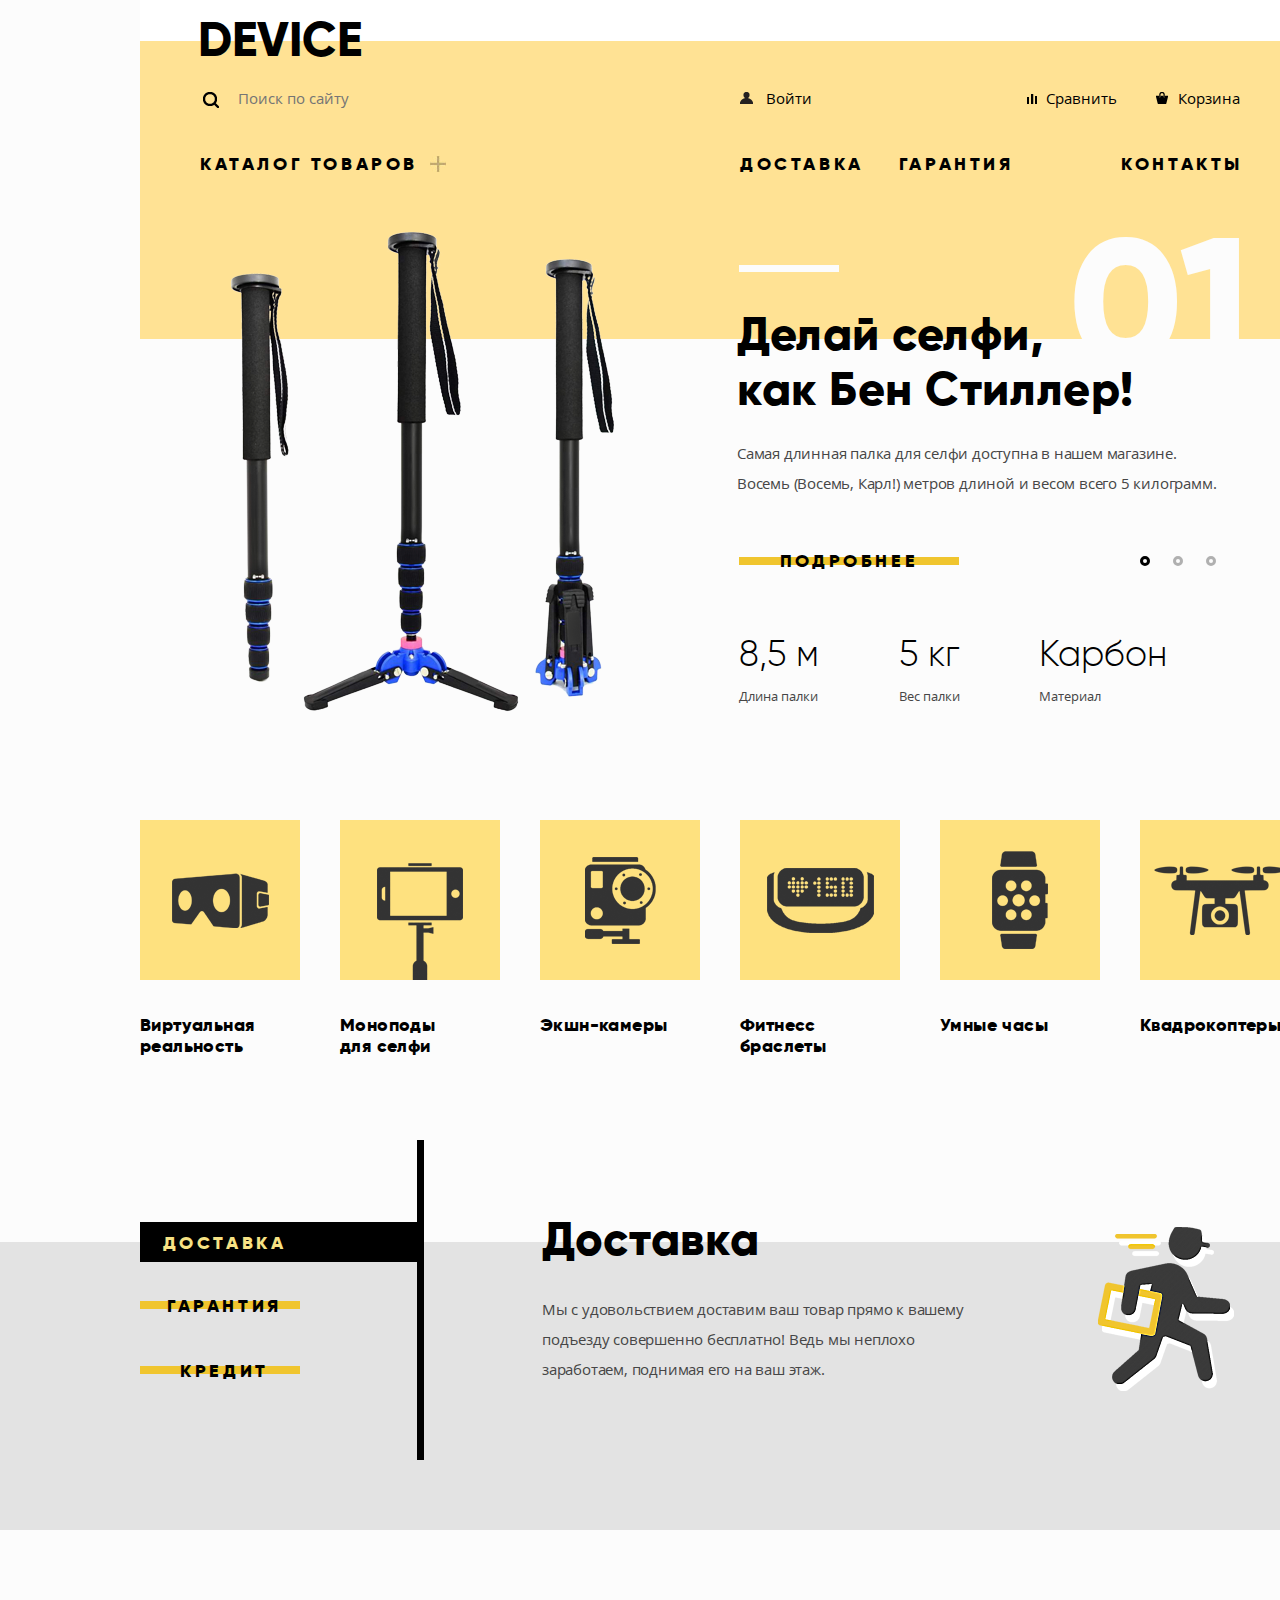
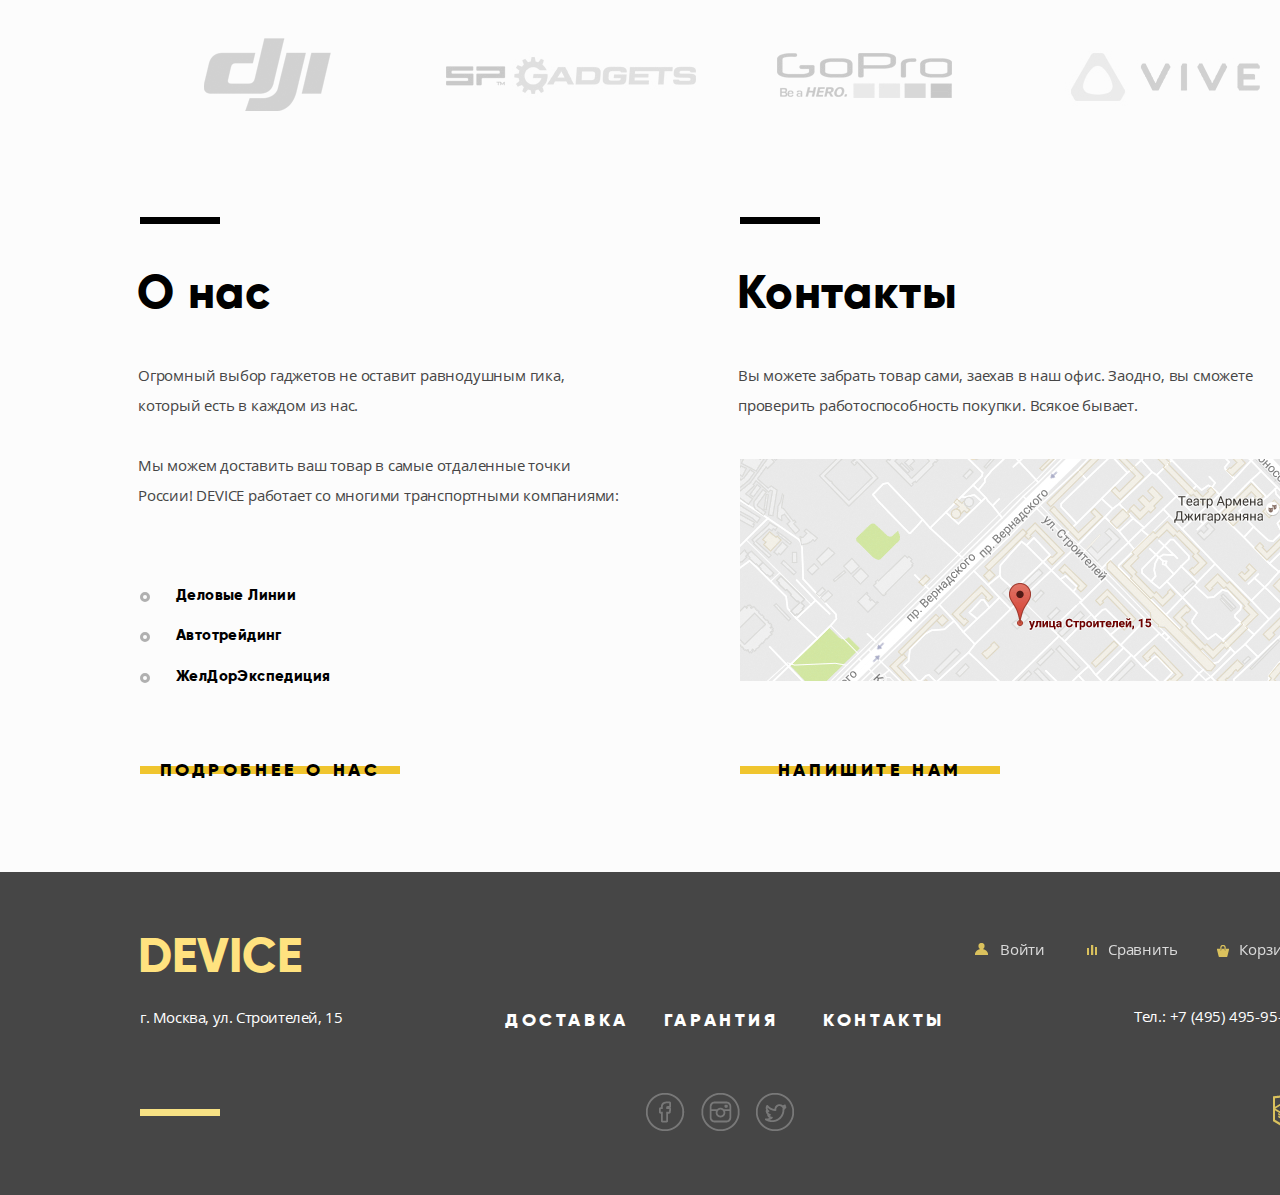
<file: index.html>
<!DOCTYPE html>
<html lang="ru">
    <head>
        <meta charset="utf-8">
        <title>HTML Academy: Девайс</title>
        <link href="css/normalize.css" rel="stylesheet">
        <link href="css/min-style.css" rel="stylesheet">
    </head>
    <body>
    	<header class="container main-header">	
            <div class="logo"><a href="index.html">DEVICE</a></div>
            <div class="container-left">                
                <div class="nav-actions">
                    <div class="search">
                        <form class="search-form" action="#" method="post">
                            <input class="search" type="text" name="searching" placeholder="Поиск по сайту">
                            <button class="btn modal-content-search" type="submit">Найти</button>
                        </form>
                    </div>
                </div>
                <nav class="main-navigation">
                    <div class="catalog">
                        <a class="catalog-plus" href="#">Каталог товаров</a>
                        <div class="catalog-menu">
                            <div class="col1">
                                <div class=""><a href="#">Виртуальная реальность</a></div>
                                <div class=""><a href="#">Моноподы для селфи</a></div>
                                <div class=""><a href="#">Экшн-камеры</a></div>   
                            </div>
                            <div class="col2">
                                <div class=""><a href="#">Фитнесс-браслеты</a></div>
                                <div class=""><a href="#">Умные часы</a></div>
                            </div>
                            <div class="col3">
                                <div class=""><a href="#">Квадрокоптеры</a></div>
                            </div>
                        </div>
                    </div>         
                </nav>               
            </div>
            <div class="container-right">
                <div class="nav-actions">
                    <div class="user system-on "><a href="#"></a></div>
                    <div class="login-out system-on "><a href="#">Выйти</a></div>
                    <div class="login-in system-off "><a href="#">Войти</a></div>
                    <div class="hidden system-off "><a href="#"></a></div>
                    <div class="compare "><a href="#">Сравнить</a></div>
                    <div class="basket "><a href="#">Корзина</a></div>
                </div>
                <nav class="main-navigation">
                    <div class="delivery"><a class="" href="#">Доставка</a></div>
                    <div class="warranty"><a class="" href="#">Гарантия</a></div>
                    <div class="contacts"><a class="" href="#">Контакты</a></div>
                </nav>
            </div>
        </header>
        <main class="container">
            <section class="slider clearfix">
                <div class="slider-number">
                    <div class="number">01</div>
                </div>
                <div class="slider-picture">
                    <img class="slide-1" src="img/item1.png"  width="384" height="486" alt="">
                    <img class="slide-2" src="img/item2.png"  width="345" height="485" alt="">
                    <img class="slide-3" src="img/item3.png"  width="526" height="334" alt="">
                </div>
                <div class="slider-description">
                    <div class="slogan slide-1"> 
                        <b class="bigfont" >Делай селфи,<br> как Бен Стиллер!</b>
                        <p class="">Самая длинная палка для селфи доступна в нашем магазине.<br>
                        Восемь (Восемь, Карл!) метров длиной и весом всего 5 килограмм.</p>
                    </div>
                    <div class="slogan slide-2"> 
                        <b class="bigfont" >Худеем<br>правильно!</b>
                        <p>Мотивирующие фитнесс-браслеты помогут найти в себе силы<br>
                        не пропускать занятия и соблюдать диету.</p>
                    </div>
                    <div class="slogan slide-3"> 
                        <b class="bigfont" >Порхает как бабочка,<br> жалит как пчела</b>
                        <p>Это обычный, на первый взгляд, квадрокоптер оснащён<br>
                        мощным лазером, замаскированным под стандартную камеру</p>
                    </div>
                    <div class="slide-switcher">
                        <div class="yellow-bar">
                            <a href="#">Подробнее</a>
                        </div>
                        <input type="radio" id="switch-1" name="item" checked>
                        <label for="switch-1" class="radio-indicator"></label>
                        <input type="radio" id="switch-2" name="item">
                        <label for="switch-2" class="radio-indicator"></label>
                        <input type="radio" id="switch-3" name="item">
                        <label for="switch-3" class="radio-indicator"></label>
                    </div>
                    <div>
                        <table class="details slide-1">
                            <tr>
                                <th>8,5 м</th>
                                <th>5 кг</th>
                                <th>Карбон</th>
                            </tr>
                            <tr>
                                <td>Длина палки</td>
                                <td>Вес палки</td>
                                <td>Материал</td>
                            </tr>
                        </table>
                        <table class="details slide-2">
                            <tr>
                                <th>48 часов</th>
                            </tr>
                            <tr>
                                <td>Без подзарядки</td>
                            </tr>
                        </table>                    
                        <table class="details slide-3">
                            <tr>
                                <th>800 м</th>
                                <th>50 м</th>
                            </tr>
                            <tr>
                                <td>Дальность полёта</td>
                                <td>Радиус поражения</td>
                            </tr>
                        </table>
                    </div>
                </div>
            </section>
            <section class="partitions bold">
                <a href="catalog/partition1.html">Виртуальная реальность</a>
                <a href="catalog/partition2.html">Моноподы <br> для селфи</a>
                <a href="catalog/partition3.html">Экшн-камеры</a>    
                <a href="catalog/partition4.html">Фитнесс браслеты</a>
                <a href="catalog/partition5.html">Умные часы</a>
                <a href="catalog/partition6.html">Квадрокоптеры</a>              
            </section>
            <section class="services">
                <div class="services-switcher yellow-bar">
                    <input type="radio" id="delivery" name="service" checked>
                    <label for="delivery" class="">Доставка</label>
                    <input type="radio" id="warranty" name="service">
                    <label for="warranty" class="">Гарантия</label>
                    <input type="radio" id="credit" name="service">
                    <label for="credit" class="">Кредит</label>
                </div>
                <div class="services-text">
                    <div class="addition-text service-1"> 
                        <b class="bigfont">Доставка</b>
                        <p class="textfont"> Мы с удовольствием доставим ваш товар прямо к вашему подъезду совершенно бесплатно! Ведь мы неплохо заработаем, поднимая его на ваш этаж.</p>
                    </div>
                    <div class="addition-text service-2"> 
                        <b class="bigfont">Гарантия</b>
                        <p class="textfont"> Если из-за возгарания купленного у нас товара у вас сгорит дом -- не переживайте, мы выдадим вам новый. <br> Товар, не дом, конечно же.</p>
                    </div>
                    <div class="addition-text service-3"> 
                        <b class="bigfont">Кредит</b>
                        <p class="textfont">Залезть в долговую яму стало проще! Кредитные консультанты подберут для вас наиболее выгодные условия кредита. Выгодные для нашего банка, разумеется.</p>
                    </div>
                </div>
            </section>
            <section class="logotypes">
                <img src="img/logo1.png" width="260" height="100" alt="">
                <img src="img/logo2.png" width="260" height="100" alt="">
                <img src="img/logo3.png" width="260" height="100" alt="">
                <img src="img/logo4.png" width="260" height="100" alt="">
            </section>
            <section class="information clearfix">
                <div class="about-text"> 
                    <b class="bigfont">О нас</b>
                    <p class="textfont">Огромный выбор гаджетов не оставит равнодушным гика, который есть в каждом из нас.</p>
                    <p class="textfont">Мы можем доставить ваш товар в самые отдаленные точки России! DEVICE работает со многими транспортными компаниями:</p>
                    <ul class="companies">
                        <li>Деловые Линии</li>
                        <li>Автотрейдинг</li>
                        <li>ЖелДорЭкспедиция</li>
                    </ul>
                    <div class="yellow-bar">
                        <a href="#">Подробнее о нас</a>
                    </div>
                </div>
                <div class="about-contacts">
                    <b class="bigfont">Контакты</b>
                    <p class="textfont">Вы можете забрать товар сами, заехав в наш офис. Заодно, вы сможете проверить работоспособность покупки. Всякое бывает.</p>
                    <a href="https://yandex.ru/maps">
                        <img class="map" src="img/map.jpg" width="560" height="222" alt="Карта">
                    </a>
                    <div class="yellow-bar">
                        <a class="write-us" ><span >Напишите нам</span></a>
                    </div>
                </div>
            </section>
        </main>    
        <footer class="main-footer clearfix">
            <div class="container">              
                <div class="block-left">
                    <div class="logo-footer"> 
                        <a href="index.html">DEVICE</a>
                    </div>
                    <p>г. Москва, ул. Строителей, 15</p>
                </div>
                <div class="block-middle">
                    <nav class="footer-navigation">
                        <div class="footer-delivery"><a href="#">Доставка</a></div>
                        <div class="footer-warranty"><a href="#">Гарантия</a></div>
                        <div class="footer-contacts"><a href="#">Контакты</a></div>
                    </nav>
                    <div class="footer-social">
                        <a class="social-btn social-btn-fb" href="#">Фейсбук</a>
                        <a class="social-btn social-btn-inst" href="#">Инстаграм</a>
                        <a class="social-btn social-btn-tv" href="#">Твиттер</a>        
                    </div>
                </div>
                <div class="block-right">
                    <div class="footer-actions">
                        <a class="footer-login" href="#">Войти</a>
                        <a class="footer-compare" href="#">Сравнить</a>
                        <a class="footer-basket" href="#">Корзина</a>
                    </div>
                    <p>Тел.: +7 (495) 495-95-95</p>
                    <div class="logo-htmlacademy">
                        <a href="#">htmlacademy.ru</a>
                    </div>
                </div>
            </div>
        </footer>
        <div class="modal-content">
            <button class="modal-content-close" type="button" title="Закрыть">Отправить</button>
            <form class="login-form" action="https://echo.htmlacademy.ru" method="post">
                <div class="text-field ldiv">
                    <label class="boldfont">Ваше имя:
                        <input class="send-user" type="text" name="login" placeholder="Представьтесь, пожалуйста">
                    </label>
                </div>
                <div class="text-field email">
                    <label class="boldfont">Ваш e-mail:
                        <input class="send-email" type="email"  name="email" placeholder="Для отправки ответа" > 
                    </label>  
                </div>
                <label class="boldfont">Текст письма:
                    <textarea class="send-letter" name="letter" placeholder="В свободной форме"></textarea> 
                </label>    
                <button class="btn modal-content-send" type="submit">Отправить</button>
            </form>
        </div>
        <div class="modal-content-map">
            <button class="modal-content-close" type="button" title="Закрыть">Закрыть</button>
            <div id="yandex-map"></div>
        </div>
        <script src="js/min-script.js"></script>
    </body>
</html>
</file>
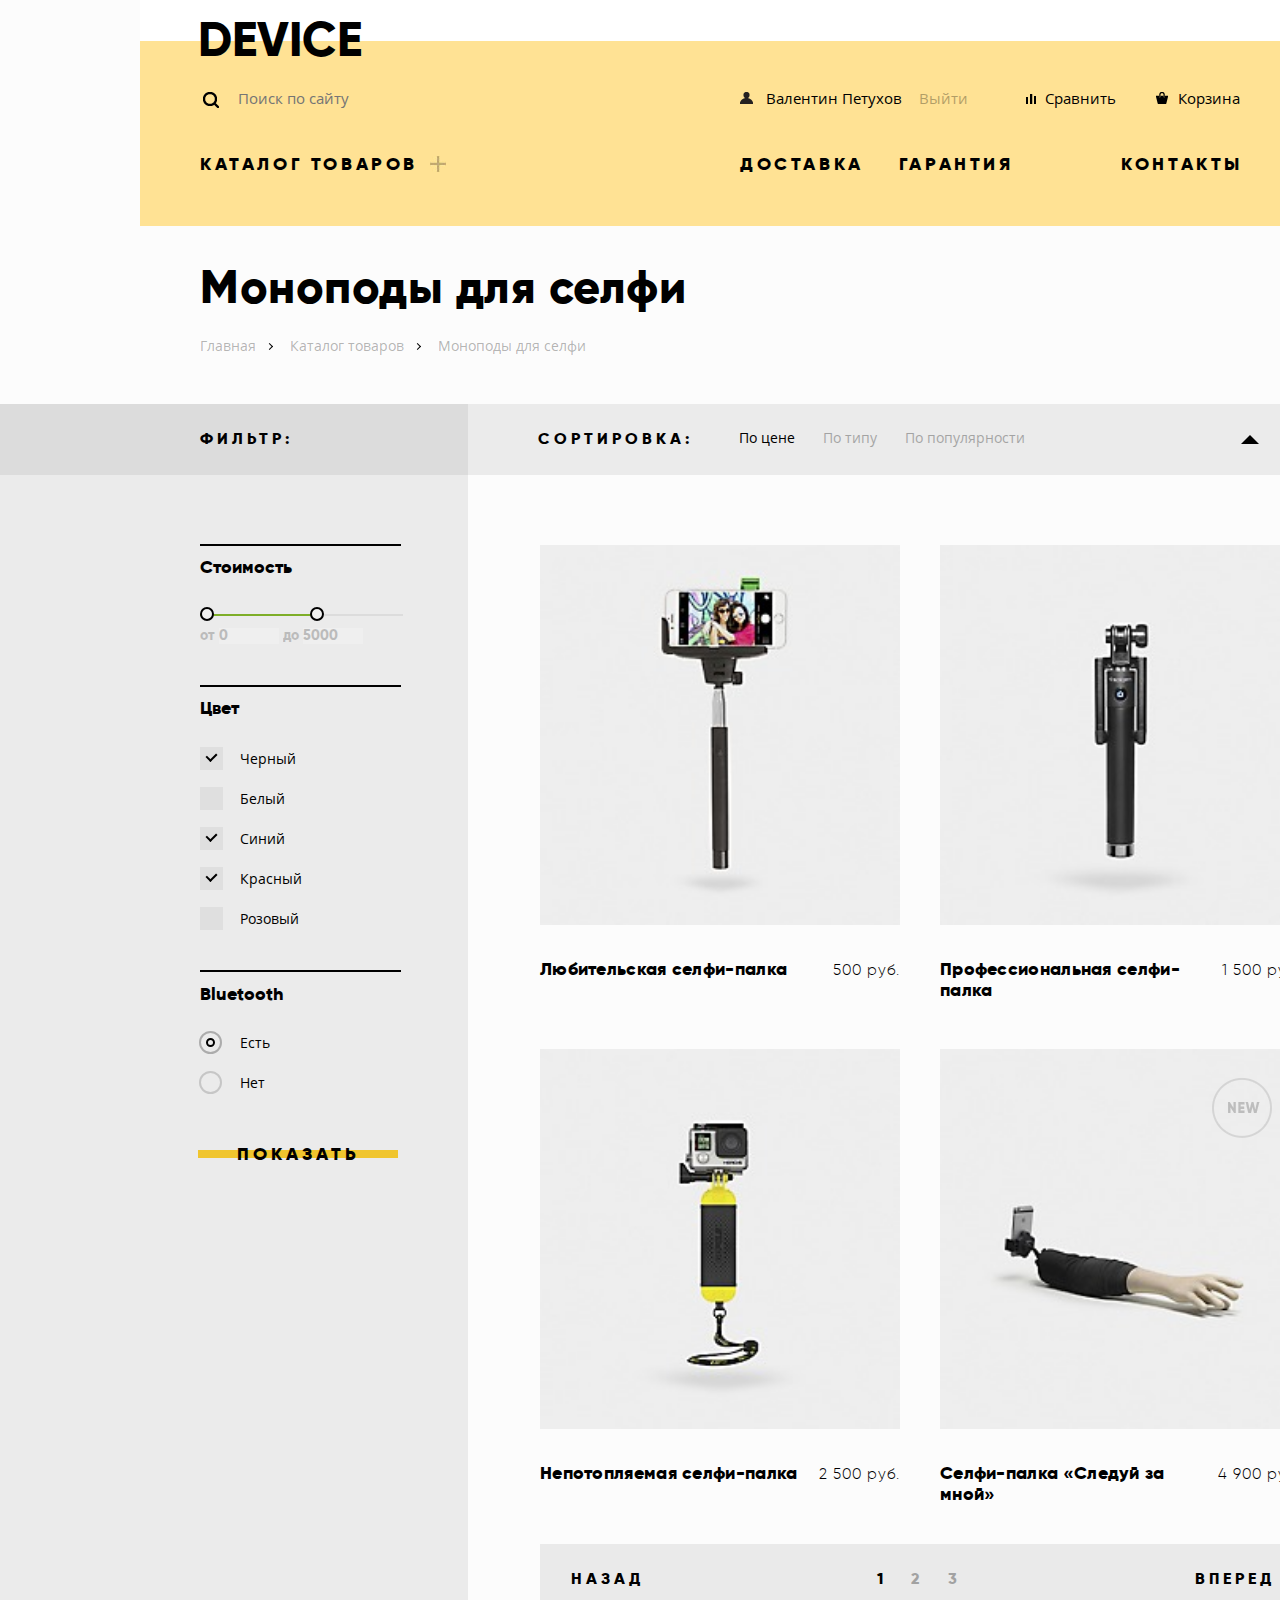
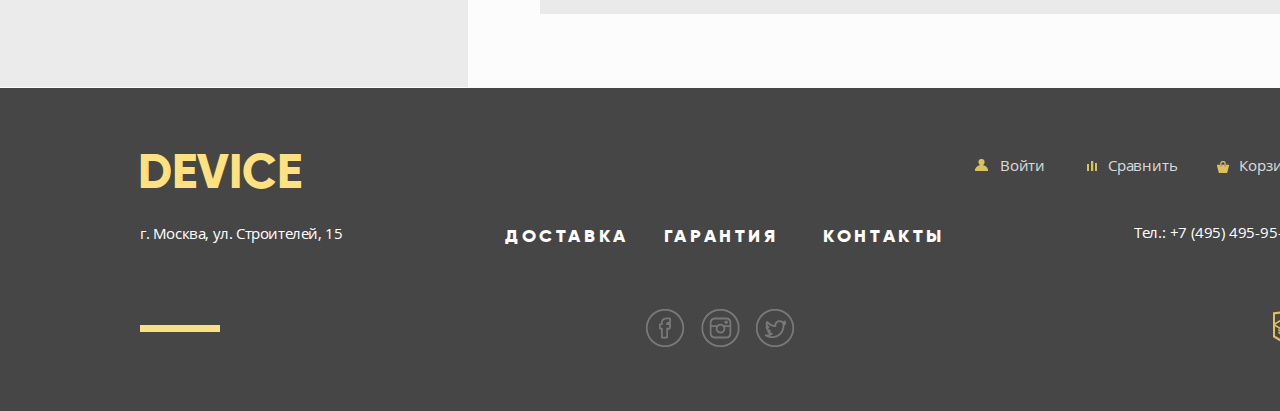
<file: catalog.html>
<!DOCTYPE html>
<html lang="ru">
    <head>
        <meta charset="utf-8">
        <title>HTML Academy: Девайс</title>
        <link href="css/normalize.css" rel="stylesheet">
        <link href="css/min-style.css" rel="stylesheet">
    </head>
    <body>
    <header class="container main-header"> 
        <div class="logo"><a href="index.html">DEVICE</a></div>
            <div class="container-left">                
                <div class="nav-actions">
                    <div class="search">
                        <form class="search-form" action="#" method="post">
                            <input class="search" type="text" name="searching" placeholder="Поиск по сайту">
                            <button class="btn modal-content-search" type="submit">Найти</button>
                        </form>
                    </div>
                </div>
                <nav class="main-navigation">
                    <div class="catalog">
                        <a class="catalog-plus" href="#">Каталог товаров</a>
                        <div class="catalog-menu">
                            <div class="col1">
                                <div class=""><a href="#">Виртуальная реальность</a></div>
                                <div class=""><a href="#">Моноподы для селфи</a></div>
                                <div class=""><a href="#">Экшн-камеры</a></div>   
                            </div>
                            <div class="col2">
                                <div class=""><a href="#">Фитнесс-браслеты</a></div>
                                <div class=""><a href="#">Умные часы</a></div>
                            </div>
                            <div class="col3">
                                <div class=""><a href="#">Квадрокоптеры</a></div>
                            </div>
                        </div>
                    </div>         
                </nav>               
            </div>
            <div class="container-right">
                <div class="nav-actions">
                    <div class="user system-off "><a href="profile/vpetuhov.html">Валентин Петухов</a></div>
                    <div class="login-out system-off "><a href="#">Выйти</a></div>
                    <div class="login-in system-on "><a href="#">Войти</a></div>
                    <div class="hidden system-on "><a href="#"></a></div>
                    <div class="compare "><a href="#">Сравнить</a></div>
                    <div class="basket "><a href="#">Корзина</a></div>
                </div>
                <nav class="main-navigation">
                    <div class="delivery"><a class="" href="#">Доставка</a></div>
                    <div class="warranty"><a class="" href="#">Гарантия</a></div>
                    <div class="contacts"><a class="" href="#">Контакты</a></div>
                </nav>
            </div>
        </header>
		<main class="clearfix">            
			<div class="breadcrumbs">   
                <h2 class="">Моноподы для селфи</h2>          
                <ul>
                    <li>                   
                        <a href="#">Главная</a>
                    </li>
                    <li>
                        <a href="#">Каталог товаров </a>
                    </li>
                    <li>
                        <a href="#">Моноподы для селфи</a>
                    </li>
                </ul>
            </div>
            <section class="filter">
                <form class="filter-container" action="#" method="get">
                	<div class="filter-header filter-horizontal-cell">
                        <p class="upperfont">Фильтр:</p>
                    </div>
                	<div class="filter-worth filter-vertical-cell">
                		<p class="boldfont">Стоимость</p>
                        
                        <div class="range-controls">
                            <div class="scale">
                                <div class="bar"></div>
                            </div>
                            <div class="toggle toggle-min"></div>
                            <div class="toggle toggle-max"></div>
                        </div>
                        <div class="price-controls">
                            <label class="min-price">от <input name="min-price" type="text" value="0"></label>
                            <label class="max-price">до <input name="max-price" type="text" value="5000"></label>
                        </div>
                    </div>
                    <div class="item-color filter-vertical-cell">
                    	<p class="boldfont">Цвет</p>
                        <ul>
                            <li>
                                <input type="checkbox" id="item-1" checked>
                                <label for="item-1">Черный</label>
                            </li>
                            <li>
                                <input type="checkbox" id="item-2" >
                                <label for="item-2">Белый</label>
                            </li>
                            <li>
                                <input type="checkbox" id="item-3" checked>
                                <label for="item-3">Синий</label>
                            </li>
                            <li>
                                <input type="checkbox" id="item-4" checked>
                                <label for="item-4">Красный</label>
                            </li>
                            <li>
                                <input type="checkbox" id="item-5" >
                                <label for="item-5">Розовый</label>
                            </li>
                        </ul>               
                    </div>
                    <div class="bluetooth-groups filter-vertical-cell">
                        <p class="boldfont">Bluetooth</p>
                        <input type="radio" id="group-yes" name="item-group" checked>
                        <label for="group-yes">Есть</label>
                        <input type="radio" id="group-no" name="item-group">
                        <label for="group-no">Нет</label>
                    </div>
                    <div class="yellow-bar filter-vertical-cell">
                        <button class="btn" type="submit">Показать</button>
                    </div>
                </form>
            </section>	
            <section class="items clearfix">
				<div class="item-groups filter-horizontal-cell">
                    <p class="sort-header upperfont">Сортировка:</p>
                    <div class="item-sort">
                        <input type="radio" id="group-cost" name="item-sort" checked>
                        <label for="group-cost">По цене</label>
                        <input type="radio" id="group-type" name="item-sort">
                        <label for="group-type">По типу</label>
    					<input type="radio" id="group-rating" name="item-sort">
                        <label for="group-rating">По популярности</label>
                    </div>
                    <div class="item-direction">
                        <input type="radio" id="group-up" name="item-direction" checked>
                        <label for="group-up"></label>
                        <input type="radio" id="group-down" name="item-direction">
                        <label for="group-down"></label>
                    </div>
                </div>
                <div class="items-result">
                	<div class="item">
                		<img class="picture" src="img/item-photo-1.jpg" width="360" height="380" alt="">
                        <div class="item-actions">
                            <button class="to-basket" type="submit">В корзину</button>
                            <button class="to-compare" type="submit">Добавить к сравнению</button>
                       </div>
                		<div> 
                            <a href="#">
                                <span class="item-name boldfont">Любительская селфи-палка</span>
                            </a>
                            <span class="item-worth">500 руб.</span>
                	    </div> 
                       
                    </div>
					<div class="item">
                		<img class="picture" src="img/item-photo-2.jpg" width="360" height="380" alt="">
                        <div class="item-actions">
                            <button class="to-basket" type="submit">В корзину</button>
                            <button class="to-compare" type="submit">Добавить к сравнению</button>
                       </div>
                        <div>
                            <a href="#">
                    		  <span class="item-name boldfont">Профессиональная селфи-палка</span>
                            </a>
                    		<span class="item-worth">1 500 руб.</span>
                        </div>
                        
                	</div>
					<div class="item">
                		<img class="picture" src="img/item-photo-3.jpg" width="360" height="380" alt="">
                        <div class="item-actions">
                            <button class="to-basket" type="submit">В корзину</button>
                            <button class="to-compare" type="submit">Добавить к сравнению</button>
                       </div>
                        <div>
                            <a href="#">
                        		<span class="item-name boldfont">Непотопляемая селфи-палка</span>
                            </a>    
                    		<span class="item-worth">2 500 руб.</span>
                        </div>
                        
                	</div>
					<div class="item label-new">
                		<img  class="picture" src="img/item-photo-4.jpg" width="360" height="380" alt="">
                        <div class="item-actions">
                            <button class="to-basket" type="submit">В корзину</button>
                            <button class="to-compare" type="submit">Добавить к сравнению</button>
                       </div>     
                        <div>
                            <a href="#">
                    		    <span class="item-name boldfont">Селфи-палка «Следуй за мной»</span>
                            </a>
                    		<span class="item-worth">4 900 руб.</span>
                        </div>
                           
                	</div>
                	<div class="paginator">
                        <a class="previous upperfont" href="#">Назад</a>
                        <div class="pages upperfont">
                    		<a class="current" href="#1">1</a>
                    		<a class="" href="#2">2</a>
                    		<a href="#3">3</a>
                        </div>
                        <a class="next upperfont" href="#">Вперед</a>
                    </div>
                </div>
            </section>
        </main>
        <footer class="main-footer clearfix">
            <div class="container">              
                <div class="block-left">
                    <div class="logo-footer"> 
                        <a href="index.html">DEVICE</a>
                    </div>
                    <p>г. Москва, ул. Строителей, 15</p>
                </div>
                <div class="block-middle">
                    <nav class="footer-navigation">
                        <div class="footer-delivery"><a href="#">Доставка</a></div>
                        <div class="footer-warranty"><a href="#">Гарантия</a></div>
                        <div class="footer-contacts"><a href="#">Контакты</a></div>
                    </nav>
                    <div class="footer-social">
                        <a class="social-btn social-btn-fb" href="#">Фейсбук</a>
                        <a class="social-btn social-btn-inst" href="#">Инстаграм</a>
                        <a class="social-btn social-btn-tv" href="#">Твиттер</a>        
                    </div>
                </div>
                <div class="block-right">
                    <div class="footer-actions">
                        <a class="footer-login" href="#">Войти</a>
                        <a class="footer-compare" href="#">Сравнить</a>
                        <a class="footer-basket" href="#">Корзина</a>
                    </div>
                    <p>Тел.: +7 (495) 495-95-95</p>
                    <div class="logo-htmlacademy">
                        <a href="#">htmlacademy.ru</a>
                    </div>
                </div>
            </div>
        </footer>
        
    </body>
</html>
</file>
<file: css/min-style.css>
*{margin:0;padding:0}:focus{outline:none}html,body{width:1440px;min-height:1795px;background:#fcfcfc;margin:0 auto}@font-face{font-family:Gilroy;src:local("Gilroy"),url(../fonts/gilroyextrabold.ttf),url(../fonts/gilroyextrabold.woff),url(../fonts/gilroyextrabold.woff2)}@font-face{font-family:Gilroylight;src:local("gilroylight"),url(../fonts/gilroylight.ttf),url(../fonts/gilroylight.woff),url(../fonts/gilroylight.woff2)}@font-face{font-family:OpenSans;src:local("OpenSans"),url(../fonts/opensans.woff),url(../fonts/opensans.woff2)}body{font-family:"Gilroy","Arial",sans-serif;color:#000000;font-size:15px;font-weight:300;margin-top:0px}.bigfont{color:#000000;font-size:47px;font-weight:700}.bold{font-family:"Gilroy","Arial",sans-serif;color:#000000;font-size:18px;font-weight:700}.container{width:1160px;margin:0 auto}.main-header{min-height:226px;color:#000000;background-color:#ffe294;background-image:linear-gradient(#ffffff 18%,#ffe294 18%);position:relative}.container-left{margin-left:60px;min-height:10px;width:500px;float:left}.container-right{width:500px;min-height:50px;margin-right:60px;float:right}.logo{padding-top:12px;margin-left:58px;list-style:none;font-size:0}.logo a{color:#000000;text-decoration:none;font-size:48px;font-weight:600}.logo a:hover{color:#444444}.logo a:active{color:#666666}.login-in,.login-out,.compare,.basket,.delivery,.warranty,.contacts,.catalog,.search,.user,.hidden{display:inline-block;vertical-align:top}.nav-actions{font-family:"Opensans","Arial",sans-serif;font-size:15px;list-style:none;font-size:0;margin-top:-2px}.nav-actions a{color:#000000;text-decoration:none;font-weight:300;padding-top:15px;padding-bottom:13px;padding-left:26px;font-size:15px;line-height:36px;display:block}.nav-actions a:hover{opacity:0.6}.nav-actions a:active{opacity:0.3}.login-in,.user,.login-out{float:left}.login-out a{opacity:0.3;padding-left:17px;padding-right:43px}.login-in a,.user a,.compare a{position:relative}.user a::before,.login-in a::before{content:"";position:absolute;top:26px;left:-3px;width:18px;height:18px;background:#ffe294 url("../img/sprite.png") no-repeat;background-position:-20px -5px}.hidden{width:200px}.compare{margin-right:0px;margin-left:8px}.system-on{display:none}.system-off{}.compare a::before{content:"";position:absolute;top:26px;left:2px;width:18px;height:18px;background:#ffe294 url("../img/sprite.png") no-repeat;background-position:-40px -5px}.basket{float:right}.basket a{position:relative}.basket a::before{content:"";position:absolute;top:26px;left:0px;width:18px;height:18px;background:#ffe294 url("../img/sprite.png") no-repeat;background-position:-60px -5px}.search-form input{position:relative;padding-left:37px;padding-right:5px;color:rgba(0,0,0,0.3);border:0;width:316px;height:40px;background-color:#ffe294;display:block}.search-form{position:relative;display:inline-block;margin-top:13px;margin-left:1px;list-style:none;font-size:0;vertical-align:top}.search-form::before{content:"";position:absolute;top:12px;left:0px;width:22px;height:22px;background:#ffe294 url("../img/sprite.png") no-repeat;background-position:0px 0px;z-index:2}.search-form input[type="text"]{color:rgba(f,f,f,0.5);font-family:"OpenSans","Arial",sans-serif;font-size:15px;border-bottom:2px solid #ffe294;display:block}.search-form button{position:absolute;border:0;background-color:#ffe294;border:1px solid #ffe294;color:#ffe294;font-family:"OpenSans","Arial",sans-serif;font-size:15px;width:86px;height:50px;left:352px;top:-8px}.search-form input[type="text"]:focus+button{position:absolute;border:2px solid #000000;color:#000000}.search-form input[type="text"]:focus+button:hover{position:absolute;border:2px solid #000000;color:#ffffff;background-color:#000000}.search-form input[type="text"]+button:active{position:absolute;border:2px solid #000000;color:rgba(f,f,f,0.3);background-color:#000000}.search-form input:focus{opacity:1;color:#000000;border-bottom:2px solid #000000;position:relative;outline:none}.search-form input:hover{color:rgba(0,0,0,0.6)}.main-navigation{margin:14px 0;padding:0;font-size:0px;display:inline-block;width:500px;vertical-align:top}.main-navigation a{font-size:18px;line-height:20px;font-weight:700;padding-top:11px;padding-bottom:13px;color:#000000;text-decoration:none;text-transform:uppercase;letter-spacing:3.6px;display:block;position:relative}.main-navigation a:hover{opacity:0.7}.main-navigation a:active{opacity:0.3}.catalog{margin-top:9px}.catalog a{position:relative;padding-right:40px}.catalog a.catalog-plus::after{content:"";font-size:40px;font-weight:100;position:absolute;top:12px;right:11px;width:18px;height:18px;background:#ffe294 url("../img/sprite.png") no-repeat;background-position:-2px -22px}.catalog-menu{position:absolute;width:1160px;height:140px;background-color:#ffe294;top:180px;left:0;z-index:-1;padding:0;margin:0}.catalog-menu a{padding:0;margin:0;letter-spacing:initial;text-transform:none;text-decoration:none;font-family:"OpenSans","Arial",sans-serif;color:#000000;font-size:15px;font-weight:300;line-height:36px}.catalog-menu .col1{min-width:200px;min-height:135px;float:left;margin-left:60px;margin-right:60px}.catalog-menu .col2{min-width:135px;min-height:150px;float:left;display:inline-block;margin-right:60px}.catalog-menu .col3{min-width:200px;min-height:135px;float:left;display:inline-block;vertical-align:top}.catalog-menu a:hover{opacity:0.6}.catalog-menu a:active{opacity:0.3}.catalog a:hover+div{z-index:6}.catalog a:focus+div{z-index:6}.delivery{padding-right:35px}.warranty{padding-right:6px}.contacts{float:right;margin-right:-3px}.slider{width:1160px;height:505px}.slider-number{position:relative;z-index:3;width:1160px;height:113px;background-color:#ffe294;font-family:"Gilroy","Arial",sans-serif;color:#fcfcfc;font-size:180px;font-weight:700;line-height:0px;text-align:right}.number{position:relative;width:513px;margin-right:48px;margin-top:78px;float:right;letter-spacing:0.3px}.slogan::before{content:"";position:absolute;display:block;top:-12px;left:2px;width:100px;height:7px;background-color:#fcfcfc}.slider{margin-bottom:89px}.slider-picture{position:relative;z-index:5;margin-top:-111px;margin-left:90px;width:416px;float:left}.slider-description{position:relative;z-index:5;margin-top:-62px;width:503px;min-height:370px;margin-right:60px;float:right}.slogan{padding-top:30px}.slogan b{padding-bottom:20px;letter-spacing:0.55px;line-height:55px}.slogan p{margin-top:21px;margin-bottom:41px;font-family:"OpenSans","Arial",sans-serif;color:#464646;font-size:15px;font-weight:300;line-height:30px;letter-spacing:-0.2px}.slide-1{}.slide-2{display:none}.slide-3{display:none}.slide-switcher{width:500px;height:50px;margin-bottom:43px;display:inline-block;vertical-align:top}.slide-switcher .yellow-bar{display:inline-block;text-align:center;height:50px;margin-left:12px;margin-right:158px;vertical-align:top}.yellow-bar a,.yellow-bar button{border:none;cursor:pointer;width:220px;position:relative;display:inline-block;vertical-align:top;font-size:18px;line-height:18px;font-weight:700;padding-top:5px;padding-bottom:1px;color:#000000;text-decoration:none;text-transform:uppercase;letter-spacing:3.6px;z-index:2;margin-left:-10px;height:40px}.yellow-bar a::before{content:"";position:relative;top:13px;z-index:-1;display:block;height:8px;background-color:#f0c52e}.slide-switcher .yellow-bar a:hover{background-color:#f0c52e}.yellow-bar a:active{position:relative;height:40px;color:rgba(0,0,0,0.3)}.slide-switcher input[type="radio"]{display:none}.slide-switcher label{display:inline-block;vertical-align:top;width:4px;height:4px;opacity:0.3;border-radius:50%;border-style:solid;border-width:3px;border-color:#000000;margin-top:17px;margin-left:19px;cursor:pointer}.slide-switcher input[type="radio"]:checked+label{opacity:1}.slide-switcher input[type="radio"]:hover+label{opacity:0.6}.details th{font-family:"Gilroylight","Arial",sans-serif;font-size:36px;font-weight:300;text-align:left}.details td{font-family:"OpenSans","Arial",sans-serif;color:#464646;font-size:13px;font-weight:300;line-height:20px;width:158px}.details td:nth-child(2){width:138px}.details tr{height:38px}.clearfix::after{content:"";display:table;clear:both}.partitions{clear:both;margin-top:50px;margin-bottom:172px;font-size:0}.partitions a{font-size:18px;text-decoration:none;height:250px;color:black;width:160px;margin-right:40px;display:inline-block;letter-spacing:0.4px;vertical-align:top;position:relative}.partitions a::before{width:160px;height:160px;margin-bottom:35px;background-color:#ffc602;opacity:0.5;display:inline-block;vertical-align:top;content:""}.partitions a::after{width:160px;height:160px;display:inline-block;vertical-align:top;position:absolute;top:0;left:0;content:""}.partitions a:nth-child(1)::after{background:url("../img/popular-1.png") no-repeat center;opacity:1}.partitions a:nth-child(2)::after{background:url("../img/popular-2.png") no-repeat center;opacity:1}.partitions a:nth-child(3)::after{background:url("../img/popular-3.png") no-repeat center;opacity:1}.partitions a:nth-child(4)::after{background:url("../img/popular-4.png") no-repeat center;opacity:1}.partitions a:nth-child(5)::after{background:url("../img/popular-5.png") no-repeat center;opacity:1}.partitions a:nth-child(6)::after{background:url("../img/popular-6.png") no-repeat center;opacity:1}.partitions a:hover::before{opacity:1}.partitions a:active::after{opacity:0.4}.partitions a:active{color:rgba(0,0,0,0.4)}.partitions a:last-child{margin-right:0}.services{width:100%;background:#e3e3e3;min-height:288px;margin-top:100px;margin-left:-140px;margin-right:-140px;margin-bottom:96px;width:1440px}.services-switcher{width:277px;height:198px;padding-top:67px;padding-bottom:55px;border-right:7px solid black;float:left;margin-top:-102px;margin-left:140px}.service-1{}.service-2{display:none}.service-3{display:none}.services-switcher.yellow-bar{text-align:center}.yellow-bar label{position:relative;padding-left:2px;padding-top:4px;font-size:18px;line-height:18px;font-weight:700;color:#000000;text-transform:uppercase;letter-spacing:3.6px;cursor:pointer}.services-switcher input[type="radio"]:not(:checked)+label::before{content:"";width:160px;position:relative;top:12px;left:-2px;z-index:-1;display:block;height:8px;background-color:#f0c52e}.services-switcher label{display:block;width:165px;height:36px;padding-right:115px;margin-top:15px;margin-bottom:26px;position:relative;z-index:4}.services-switcher input[type="radio"]{display:none}.services-switcher.yellow-bar input[type="radio"]:checked+label{padding-top:12px;margin-bottom:23px;height:28px;color:#f7e284;background-color:black}.services-switcher.yellow-bar input[type="radio"]:not(:checked)+label{margin-bottom:25px}.services-switcher input[type="radio"]:not(:checked)+label:hover{color:#000000;background-color:#f0c52e;padding-right:0px}.services-text{width:758px;min-height:320px;float:right;margin-top:-30px;margin-right:140px;letter-spacing:0.7px}.addition-text{width:433px;margin-right:55px;position:relative}.textfont{font-family:"OpenSans","Arial",sans-serif;color:#464646;font-size:15px;font-weight:300;line-height:30px;padding-top:28px;letter-spacing:-0.2px}.addition-text::after{content:"";position:absolute;top:15px;right:-259px;width:136px;height:164px}.addition-text.service-1::after{background:url("../img/man.png") no-repeat}.addition-text.service-2::after{background:url("../img/man2.png") no-repeat}.addition-text.service-3::after{background:url("../img/tools.png") no-repeat}.logotypes{clear:both;font-size:0;margin-bottom:91px}.logotypes img{filter:grayscale(1);margin-right:40px;opacity:0.2}.logotypes img:last-child{margin-right:0}.logotypes img:hover{filter:grayscale(0);opacity:1;background-color:#fcfcfc}.information{margin-bottom:75px;min-height:580px}.about-text{width:480px;float:left;position:relative;height:100%}.information p{margin-bottom:2px;margin-left:-2px}.information b{color:#000000;font-size:47px;margin-left:-3px;font-weight:700;line-height:47px;margin-bottom:16px;position:relative;padding-top:52px;letter-spacing:0.8px;display:block}.information b::before{content:"";position:absolute;width:80px;height:7px;background-color:black;top:0;left:3px}.about-contacts{width:560px;float:right;position:relative;min-height:580px}.about-text ul{padding:0;margin-left:0;margin-top:77px;padding-bottom:40px}.companies li{font-size:15px;color:black;font-weight:700;letter-spacing:0.4px;margin-bottom:23px;vertical-align:top;position:relative;padding-left:36px;list-style:none}.companies li::before{content:"";position:absolute;left:0px;top:5px;display:block;width:4px;height:4px;opacity:0.3;border-radius:50%;border-style:solid;border-width:3px;border-color:#000000}.about-contacts .map{margin-top:37px;margin-bottom:63px;background-color:#ebebeb}.information .yellow-bar{display:inline-block;vertical-align:top;text-align:center;width:260px}.information .yellow-bar a{width:260px;margin-left:0px}.information .yellow-bar:hover{position:relative;background-color:#f0c52e;height:40px}.main-footer{min-height:323px;color:white;background-color:#464646;color:rgba(255,255,255,1)}.main-footer a{color:rgba(255,255,255,1)}.block-left{float:left;width:300px;min-height:323px}.logo-footer{margin-top:56px;margin-left:-2px;margin-bottom:19px}.logo-footer a{color:#ffe27f;text-decoration:none;font-size:48px;font-weight:700}.logo-footer a:hover{color:#ffc600}.logo-footer a:active{opacity:0.3}.block-left p{font-family:"OpenSans","Arial",sans-serif;font-size:15px;font-weight:300;line-height:30px;position:relative;padding-bottom:80px;letter-spacing:-0.4px}.block-left p::after{content:"";position:absolute;width:80px;height:7px;background-color:#f7e184;bottom:-4px;left:0}.block-middle{float:left;width:440px;min-height:323px;margin-left:65px}.footer-navigation{width:100%;float:top;min-height:150px;vertical-align:bottom;margin:0;padding:0;font-size:0px;display:inline-block;text-align:center}.footer-navigation a{font-size:18px;line-height:20px;font-weight:700;padding-top:11px;padding-bottom:21px;text-decoration:none;text-transform:uppercase;letter-spacing:4px;display:block;margin-top:127px;margin-bottom:41px;letter-spacing:3.6px}.footer-navigation a:hover{opacity:0.6}.footer-navigation a:active{opacity:0.3}.footer-delivery{float:left}.footer-contacts{float:right}.footer-warranty{display:inline-block;vertical-align:top;margin-left:35px;float:left}.footer-social{float:bottom;min-height:35px;text-align:center;padding-right:2px}.footer-social a{margin-right:9px}.footer-social a:hover{opacity:0.6}.footer-social a:active{opacity:0.1}.social-btn{display:inline-block;vertical-align:top;width:40px;height:40px;margin:0 2px;font-size:0;vertical-align:top;text-decoration:none;background:url("../img/sprite.png") no-repeat center}.social-btn-fb{background-position:0px -40px}.social-btn-inst{background-position:-40px -40px}.social-btn-tv{background-position:-80px -40px}.block-right{float:right;width:340px;min-height:323px}.footer-actions a{text-decoration:none;padding-left:36px;position:relative;opacity:0.8}.footer-actions a:hover{opacity:1}.footer-actions a:active{opacity:0.3}.footer-basket{float:right}.footer-compare{}.footer-login{margin-right:23px;margin-left:4px}.footer-actions{margin-top:69px;margin-bottom:49px}.footer-actions a{font-family:"OpenSans","Arial",sans-serif;font-size:15px;letter-spacing:-0.2px}.footer-actions a::before{content:"";position:absolute;top:1px;left:8px;width:18px;height:18px;background:#464646 url("../img/sprite.png") no-repeat}a.footer-login::before{background-position:-20px -23px}a.footer-compare::before{background-position:-38px -23px}a.footer-basket::before{background-position:-58px -23px}.block-right p{font-family:"OpenSans","Arial",sans-serif;text-align:right;font-size:15px;margin-bottom:65px;letter-spacing:-0.2px}.logo-htmlacademy a{float:right;width:34px;height:36px;margin:0;margin-top:3px;font-size:0;vertical-align:top;text-decoration:none;background:url("../img/sprite.png") no-repeat center;background-position:-80px -3px;opacity:0.8}.logo-htmlacademy a:active{opacity:0.1;color:red}.logo-htmlacademy a:hover{opacity:1}.breadcrumbs h2{color:#000000;font-size:47px;font-weight:700;margin:0;margin-bottom:12px;letter-spacing:0.5px}.breadcrumbs{margin-left:200px;margin-top:34px;margin-bottom:40px}.breadcrumbs ul{margin:0;padding:0;padding-top:2px;list-style:none}.breadcrumbs li{position:relative;display:inline;padding-right:30px}.breadcrumbs li::after{content:"";position:absolute;top:7px;right:18px;width:4px;height:4px;border-left:1px solid black;border-top:1px solid black;-webkit-transform:rotate(135deg);-ms-transform:rotate(135deg);transform:rotate(135deg)}.breadcrumbs a{color:rgba(0,0,0,0.3);font-family:"OpenSans","Arial",sans-serif;text-decoration:none;font-size:14px;font-weight:300;line-height:36px}.breadcrumbs li:last-child::after{display:none}.breadcrumbs a:hover{color:rgba(0,0,0,0.6)}.breadcrumbs a:active{color:rgba(0,0,0,0.1)}.upperfont{color:#000000;font-size:16px;font-weight:700;text-transform:uppercase;letter-spacing:4px;line-height:18px}.boldfont{color:#000000;font-size:18px;font-weight:700}.filter{float:left;width:468px;min-height:1283px;margin-left:0;background-color:#ebebeb}.filter-vertical-cell{padding-left:200px;padding-top:14px}.filter-horizontal-cell{padding-top:26px;min-height:45px;margin-bottom:68px}.filter-header{padding-left:200px;margin-top:0;background-color:#dcdcdc}.range-controls{position:relative;height:36px;padding-top:20px;padding-right:65px;margin-bottom:0px;margin-top:16px;background:#ebebeb}.range-controls .scale{height:2px;background:#dcdcdc}.range-controls .bar{width:55%;height:2px;background:#7eae29}.range-controls .toggle{position:absolute;top:13px;left:0px;width:10px;height:10px;cursor:pointer;border:2px solid #000000;background:#f0f0f0;border-radius:50%}.range-controls .toggle-min{left:0px}.range-controls .toggle-max{left:110px}.range-controls .toggle:active{background:#7eae29;width:10px;height:10px;border:3px solid #ffffff;box-shadow:0px 5px 5px 0px rgba(0,0,0,0.75)}.price-controls{margin-top:-23px;padding:0}.price-controls label{font-family:"Gilroy","Arial",sans-serif;color:#000000;font-size:14px;font-weight:300;opacity:0.2}.price-controls input{width:40px;font-family:"Gilroy","Arial",sans-serif;color:#000000;font-size:14px;font-weight:300;opacity:1;border:none;padding-right:20px}.item-color ul{margin:0;padding:0;margin-top:20px}.item-color li{list-style:none}.item-color label{font-family:"OpenSans","Arial",sans-serif;font-size:14px;font-weight:300;line-height:40px;position:relative;padding-left:40px;cursor:pointer}.item-color label::before{content:"";position:absolute;width:23px;height:23px;left:0px;top:-2px;background-color:#c5c5c5;opacity:0.3}.item-color input[type="checkbox"]{display:none}.item-color input[type="checkbox"]:checked+label::after{content:"";position:absolute;width:5px;height:8px;left:8px;top:2px;border-bottom:2px solid black;border-right:2px solid black;-webkit-transform:rotate(45deg);-ms-transform:rotate(45deg);transform:rotate(45deg)}.item-color label:hover::before{opacity:0.6}.item-color label:active::before{opacity:1}.bluetooth-groups input[type="radio"]{display:none}.bluetooth-groups{padding-top:15px;margin-bottom:17px;position:relative;margin-top:30px}.bluetooth-groups p{margin-bottom:19px}.bluetooth-groups label{font-family:"OpenSans","Arial",sans-serif;font-size:14px;font-weight:300;line-height:40px;position:relative;padding-left:40px;cursor:pointer;display:block}.bluetooth-groups label::before{content:"";position:absolute;width:19px;height:19px;left:-1px;top:8px;border-radius:50%;border:2px solid #c6c6c6}.bluetooth-groups label:hover::before{border:2px solid #bcbcbc}.bluetooth-groups label:active::before{border:2px solid #acacac}.bluetooth-groups input[type="radio"]{display:none}.bluetooth-groups input[type="radio"]:checked+label::after{content:"";position:absolute;width:5px;height:5px;left:6px;top:15px;border-radius:50%;border:2px solid #000000}.bluetooth-groups input[type="radio"]:checked+label::before{border:2px solid #acacac}.filter-worth{margin-bottom:0px;position:relative}.item-color{position:relative;margin-top:40px}.bluetooth-groups{}.filter-worth::before,.item-color::before,.bluetooth-groups::before{content:"";position:absolute;width:201px;height:2px;top:1px;background-color:#000000}.filter-container .yellow-bar{display:inline-block;vertical-align:top;text-align:center;min-height:100px}.filter-container .yellow-bar button{background-color:#ebebeb;border:none;cursor:pointer;width:208px;position:relative;display:inline-block;vertical-align:top;font-family:"Gilroy","Arial",sans-serif;font-size:18px;line-height:18px;font-weight:700;padding-top:3px;padding-left:8px;padding-bottom:13px;color:#000000;text-decoration:none;text-transform:uppercase;letter-spacing:4px;z-index:2;margin-left:-10px;height:40px}.yellow-bar button::before{content:"";position:relative;top:13px;z-index:-1;display:block;height:8px;background-color:#f0c52e}.yellow-bar button:hover{background-color:#f0c52e}.yellow-bar button:active{position:relative;height:40px;color:rgba(0,0,0,0.3)}.items{float:right;width:972px;min-height:1283px}.item-groups{background-color:#ebebeb}.sort-header{display:inline-block;vertical-align:top;margin-left:70px;margin-right:30px}.item-sort,.item-direction{display:inline-block;vertical-align:top}.item-groups input[type="radio"]{display:none}.item-sort label{font-family:"OpenSans","Arial",sans-serif;font-size:14px;font-weight:300;line-height:5px;padding:12px;opacity:0.3;cursor:pointer}.item-sort input[type="radio"]:checked+label{opacity:1}.item-sort input[type="radio"]:hover+label{opacity:0.6}.item-direction{margin-left:180px;margin-bottom:25px;margin-top:-4px}.item-direction label{position:relative;padding:0px 20px;padding-bottom:5px}.item-direction label::after{content:"";background-color:#bcbcbc;position:absolute;border:9px solid #bcbcbc;border-right-color:#ebebeb;border-top-color:#ebebeb;border-left-color:#ebebeb;cursor:pointer}.item-direction label:last-child::after{-webkit-transform:rotate(180deg);-ms-transform:rotate(180deg);transform:rotate(180deg);top:8px}.item-direction label:first-child::after{top:0px}.item-direction input[type="radio"]:checked+label::after{content:"";background-color:black;position:absolute;border:9px solid #000000;border-right-color:#ebebeb;border-top-color:#ebebeb;border-left-color:#ebebeb;border-bottom-color:black}.item-direction input[type="radio"]:checked+label:hover::after{content:"";background-color:black;position:absolute;border:9px solid #000000;border-right-color:#ebebeb;border-top-color:#ebebeb;border-left-color:#ebebeb;border-bottom-color:gray}.item-direction label:hover::after{content:"";background-color:gray;position:absolute;border:9px solid gray;border-right-color:#ebebeb;border-top-color:#ebebeb;border-left-color:#ebebeb;cursor:pointer}.items-result{margin:0;padding:0;width:780px;margin-left:72px;min-height:1080px}.item{display:inline-block;vertical-align:top;width:360px;min-height:480px;margin-right:36px;margin-top:2px;margin-bottom:22px;position:relative}.item:nth-child(2n){margin-right:0}.item-name{width:260px;letter-spacing:0.3px;float:left}.item-worth{font-family:"Gilroylight","Arial",sans-serif;font-weight:100;line-height:22px;letter-spacing:1px;float:right}.item img{margin-bottom:30px}.item img:hover{opacity:0.6;cursor:pointer}.label-new{position:relative}.label-new::after{content:"";position:absolute;top:28px;left:272px;width:60px;height:61px;background:url("../img/label-new.png") no-repeat;z-index:10}.item-actions{position:absolute;z-index:3;top:175px;left:30px;text-align:center}div.item-actions:hover{z-index:9;position:relative;position:absolute}.item-actions button{display:block;margin:0 auto;width:300px}.picture{z-index:8;position:relative}.picture:hover{z-index:1}.item img:hover+div{position:absolute}.item-actions .to-basket{border:none;cursor:pointer;width:208px;height:10px;position:relative;display:inline-block;vertical-align:top;font-family:"Gilroy","Arial",sans-serif;font-size:18px;line-height:18px;font-weight:700;padding-top:8px 0px;padding-left:8px;text-decoration:none;text-transform:uppercase;letter-spacing:4px;background-color:transparent;margin-left:-10px;height:40px}.to-basket::before{content:"";position:absolute;top:15px;margin-left:-5px;z-index:-1;display:block;height:8px;background-color:#f0c52e;width:200px}.to-basket:hover{background-color:#f0c52e}.item-actions .to-basket:active{color:rgba(0,0,0,0.3)}.item-actions .to-compare{background-color:rgba(0,0,0,0);border:none;cursor:pointer;width:220px;display:inline;color:rgba(0,0,0,0.3);font-family:"OpenSans","Arial",sans-serif;text-decoration:none;font-size:14px;font-weight:300;line-height:36px;padding-top:0px;padding-bottom:13px;z-index:8;height:40px}.item-actions .to-compare:hover{color:rgba(0,0,0,0.6)}.item-actions .to-compare:active{color:rgba(0,0,0,0.1)}.paginator{min-width:760px;display:inline-block;margin-top:-7px;vertical-align:top;background-color:rgba(0,0,0,0.07);margin-bottom:74px}.paginator a,.pages a{color:#000000;text-decoration:none;padding:26px 25px}.pages a{padding:8px;opacity:0.3}.pages a:hover{opacity:0.6}.pages a:active{opacity:1}.pages .current{opacity:1}.paginator .previous{float:left;display:inline-block;vertical-align:top;background-color:rgba(0,0,0,0);padding-left:31px}.paginator .next{float:right;display:inline-block;vertical-align:top;background-color:rgba(0,0,0,0)}.paginator .pages{width:500px;display:inline-block;vertical-align:top;text-align:center;padding-top:26px}.next:hover,.previous:hover{background-color:rgba(0,0,0,0.07)}.next:active,.previous:active{color:rgba(0,0,0,0.3)}.send-email:invalid{box-shadow:none;background-color:#f6dada}.modal-content{position:absolute;top:400px;left:50%;margin-left:-480px;position:fixed;margin-top:-280px;margin-left:-480px;width:760px;height:410px;padding:70px 100px;color:#000000;background:#ffffff;z-index:5;display:none}.modal-content-close{position:absolute;top:40px;right:50px;width:50px;height:50px;font-size:0;border-radius:50%;background-color:#f0c52e;opacity:0.5;border:0;cursor:pointer}.modal-content-close:hover{opacity:1}.modal-content-close:active{}.modal-content-close:active::before,.modal-content-close:active::after{background-color:#fcd970}.modal-content-close::before,.modal-content-close::after{content:"";position:absolute;top:23px;left:10px;width:30px;height:2px;background-color:#ffffff}.modal-content-close::before{-webkit-transform:rotate(45deg);-ms-transform:rotate(45deg);transform:rotate(45deg)}.modal-content-close::after{-webkit-transform:rotate(-45deg);-ms-transform:rotate(-45deg);transform:rotate(-45deg)}.modal-content label{display:block;margin-bottom:5px}.modal-content input,.modal-content textarea{margin-top:10px}.modal-content-show{display:block}.login-form{font-size:0;margin-top:30px}.send-user,.send-email,.send-letter{border:0;background-color:#f2f2f2;border:3px solid #f2f2f2;font-family:"OpenSans","Arial",sans-serif;color:#464646;font-size:14px;font-weight:400;line-height:16px;padding:10px 20px}.login-form .text-field:first-child{margin-right:40px;color:green}.text-field{width:360px;display:inline-block;vertical-align:top;margin-bottom:30px}.send-user:focus,.send-email:focus,.send-letter:focus{background-color:#ffffff;border:3px solid #f2f2f2;outline:none}.send-user:hover,.send-email:hover,.send-letter:hover{background-color:#ebebeb;border:3px solid #ebebeb}.send-user,.send-email{width:320px;height:24px}.send-letter{width:725px;height:125px;margin-bottom:40px;padding:15px 20px}.modal-content-send{position:relative;background-color:rgba(0,0,0,0);border:none;cursor:pointer;width:200px;display:inline;font-family:"Gilroy","Arial",sans-serif;font-size:18px;line-height:18px;font-weight:700;padding-top:10px;padding-bottom:13px;color:#000000;text-decoration:none;text-transform:uppercase;letter-spacing:4px;z-index:6;height:40px}.modal-content-send::before{content:"";position:absolute;top:15px;margin-left:0;z-index:-1;display:block;height:8px;background-color:#f0c52e;width:198px}.modal-content-send:hover{background-color:#f0c52e}.modal-content-send:active{position:absolute;height:40px;color:rgba(0,0,0,0.3)}.modal-content-map{position:fixed;top:50%;left:50%;width:960px;height:559px;margin-top:-280px;margin-left:-480px;background:#e9e5dc url("../img/bigmap.jpg");z-index:6;display:none}
</file>
